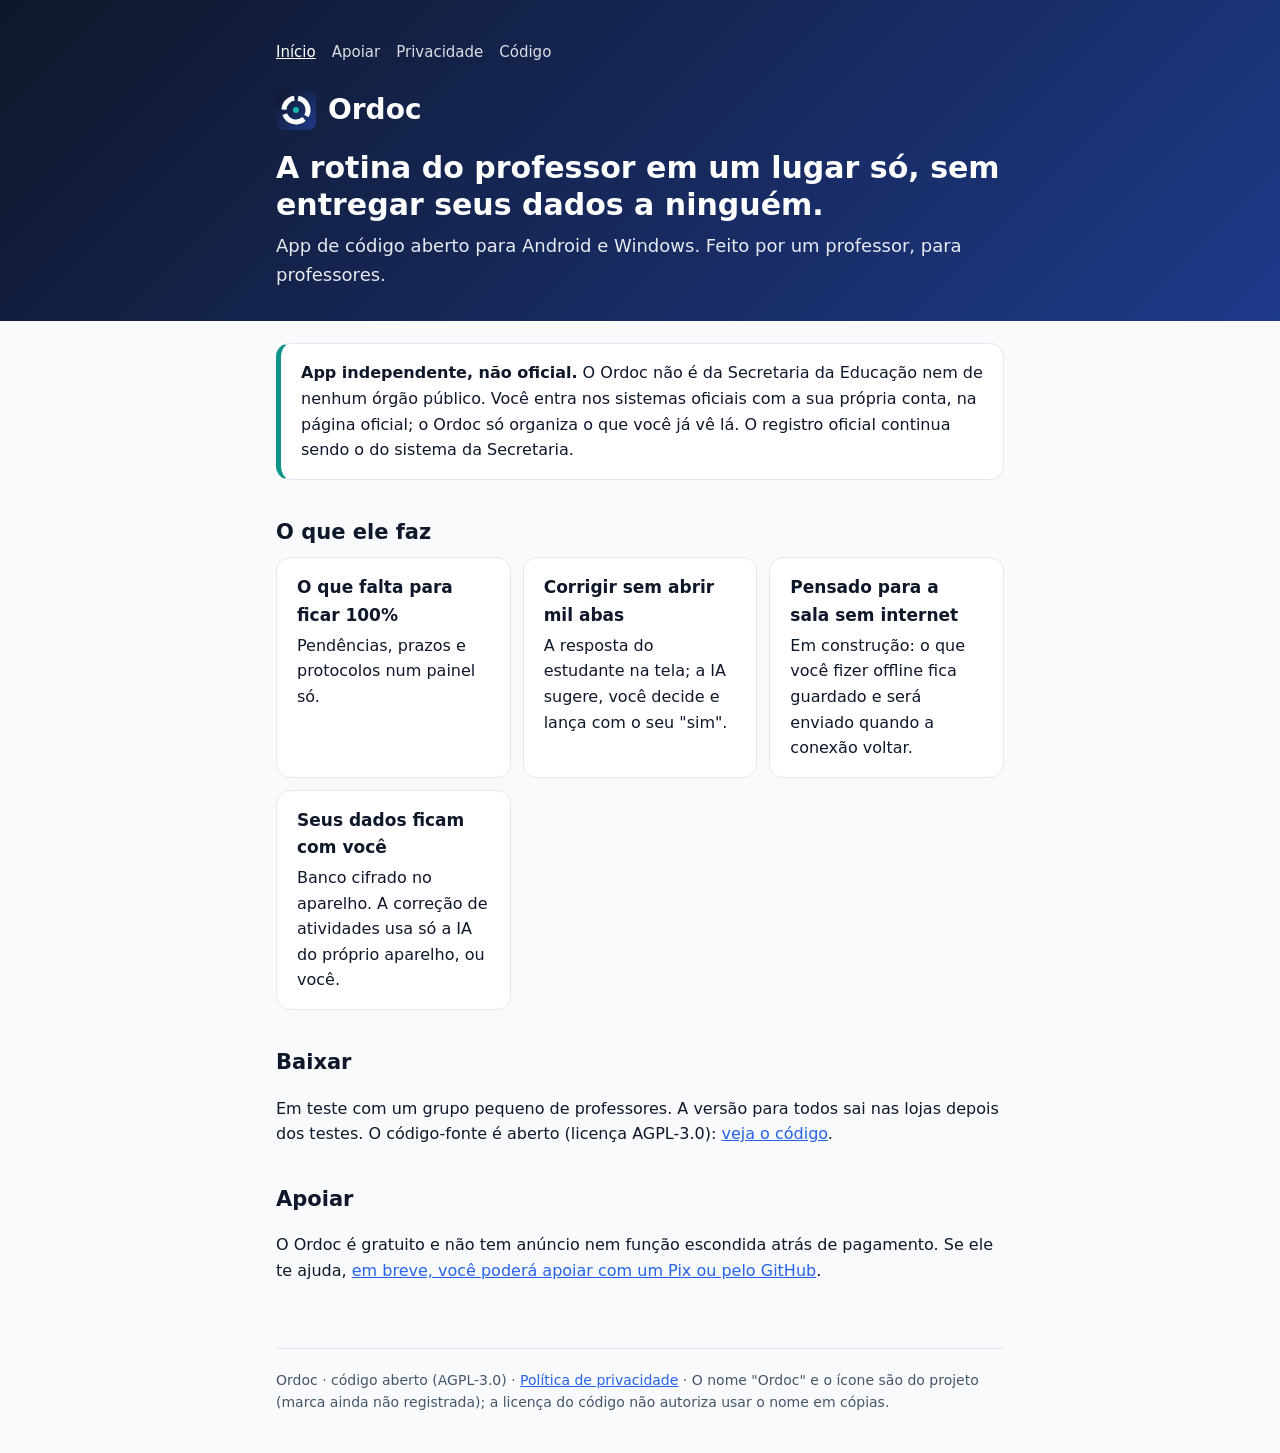
<file: docs/index.html>
<!doctype html>
<html lang="pt-BR">
<head>
  <meta charset="utf-8">
  <meta name="viewport" content="width=device-width, initial-scale=1">
  <title>Ordoc</title>
  <meta name="description" content="Ordoc: app de código aberto que organiza a rotina do professor, com os dados no próprio aparelho.">
  <link rel="stylesheet" href="estilo.css">
  <link rel="icon" href="icone.svg" type="image/svg+xml">
</head>
<body>
<header class="topo">
  <div class="miolo">
    <nav class="menu">
      <a href="index.html" aria-current="page">Início</a>
      <a href="apoiar.html">Apoiar</a>
      <a href="privacidade.html">Privacidade</a>
      <a href="https://github.com/RafaParise/ordoc-publico">Código</a>
    </nav>
    <div class="marca"><img src="icone.svg" alt="" width="40" height="40"> Ordoc</div>
    <h1>A rotina do professor em um lugar só, sem entregar seus dados a ninguém.</h1>
    <p class="sub">App de código aberto para Android e Windows. Feito por um professor, para professores.</p>
  </div>
</header>
<div class="miolo">
<main>
  <div class="cartao destaque">
    <strong>App independente, não oficial.</strong> O Ordoc não é da Secretaria da Educação nem de nenhum órgão
    público. Você entra nos sistemas oficiais com a sua própria conta, na página oficial; o Ordoc só organiza o que
    você já vê lá. O registro oficial continua sendo o do sistema da Secretaria.
  </div>

  <h2>O que ele faz</h2>
  <div class="grade">
    <div class="cartao"><h3>O que falta para ficar 100%</h3>Pendências, prazos e protocolos num painel só.</div>
    <div class="cartao"><h3>Corrigir sem abrir mil abas</h3>A resposta do estudante na tela; a IA sugere, você decide e lança com o seu "sim".</div>
    <div class="cartao"><h3>Pensado para a sala sem internet</h3>Em construção: o que você fizer offline fica guardado e será enviado quando a conexão voltar.</div>
    <div class="cartao"><h3>Seus dados ficam com você</h3>Banco cifrado no aparelho. A correção de atividades usa só a IA do próprio aparelho, ou você.</div>
  </div>

  <h2>Baixar</h2>
  <p>Em teste com um grupo pequeno de professores. A versão para todos sai nas lojas depois dos testes.
     O código-fonte é aberto (licença AGPL-3.0): <a href="https://github.com/RafaParise/ordoc-publico">veja o código</a>.</p>

  <h2>Apoiar</h2>
  <p>O Ordoc é gratuito e não tem anúncio nem função escondida atrás de pagamento. Se ele te ajuda,
     <a href="apoiar.html">em breve, você poderá apoiar com um Pix ou pelo GitHub</a>.</p>
</main>
<footer>
  Ordoc · código aberto (AGPL-3.0) · <a href="privacidade.html">Política de privacidade</a> ·
  O nome "Ordoc" e o ícone são do projeto (marca ainda não registrada); a licença do código não autoriza usar o nome em cópias.
</footer>
</div>
</body>
</html>
</file>
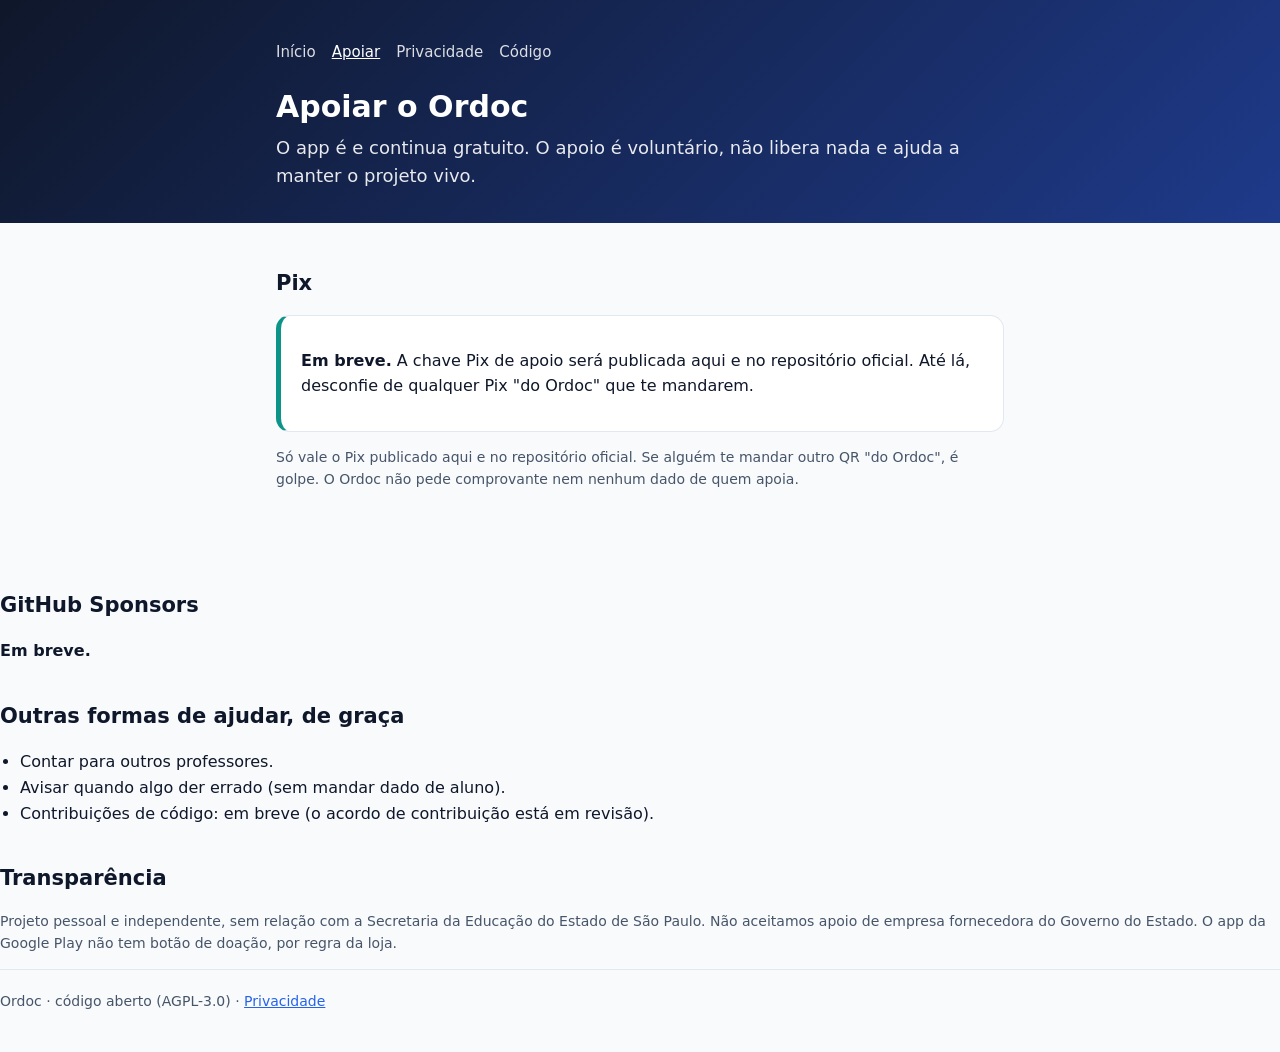
<file: docs/apoiar.html>
<!doctype html>
<html lang="pt-BR">
<head>
  <meta charset="utf-8">
  <meta name="viewport" content="width=device-width, initial-scale=1">
  <title>Ordoc · Apoiar</title>
  <meta name="description" content="Apoie o Ordoc com um Pix ou pelo GitHub Sponsors. Apoio voluntário, sem contrapartida.">
  <link rel="stylesheet" href="estilo.css">
  <link rel="icon" href="icone.svg" type="image/svg+xml">
</head>
<body>
<header class="topo">
  <div class="miolo">
    <nav class="menu">
      <a href="index.html">Início</a>
      <a href="apoiar.html" aria-current="page">Apoiar</a>
      <a href="privacidade.html">Privacidade</a>
      <a href="https://github.com/RafaParise/ordoc-publico">Código</a>
    </nav>
    <h1>Apoiar o Ordoc</h1>
    <p class="sub">O app é e continua gratuito. O apoio é voluntário, não libera nada e ajuda a manter o projeto vivo.</p>
  </div>
</header>
<div class="miolo">
<main>
  <h2>Pix</h2>
  <div class="cartao destaque">
    <p><strong>Em breve.</strong> A chave Pix de apoio será publicada aqui e no repositório oficial. Até lá,
       desconfie de qualquer Pix "do Ordoc" que te mandarem.</p>
  </div>
    <p class="aviso">Só vale o Pix publicado aqui e no repositório oficial. Se alguém te mandar outro QR "do Ordoc",
       é golpe. O Ordoc não pede comprovante nem nenhum dado de quem apoia.</p>
  </div>

  <h2>GitHub Sponsors</h2>
  <p><strong>Em breve.</strong></p>

  <h2>Outras formas de ajudar, de graça</h2>
  <ul class="limpa">
    <li>Contar para outros professores.</li>
    <li>Avisar quando algo der errado (sem mandar dado de aluno).</li>
    <li>Contribuições de código: em breve (o acordo de contribuição está em revisão).</li>
  </ul>

  <h2>Transparência</h2>
  <p class="aviso">Projeto pessoal e independente, sem relação com a Secretaria da Educação do Estado de São Paulo.
     Não aceitamos apoio de empresa fornecedora do Governo do Estado. O app da Google Play não tem botão de doação,
     por regra da loja.</p>
</main>
<footer>Ordoc · código aberto (AGPL-3.0) · <a href="privacidade.html">Privacidade</a></footer>
</div>
</body>
</html>
</file>
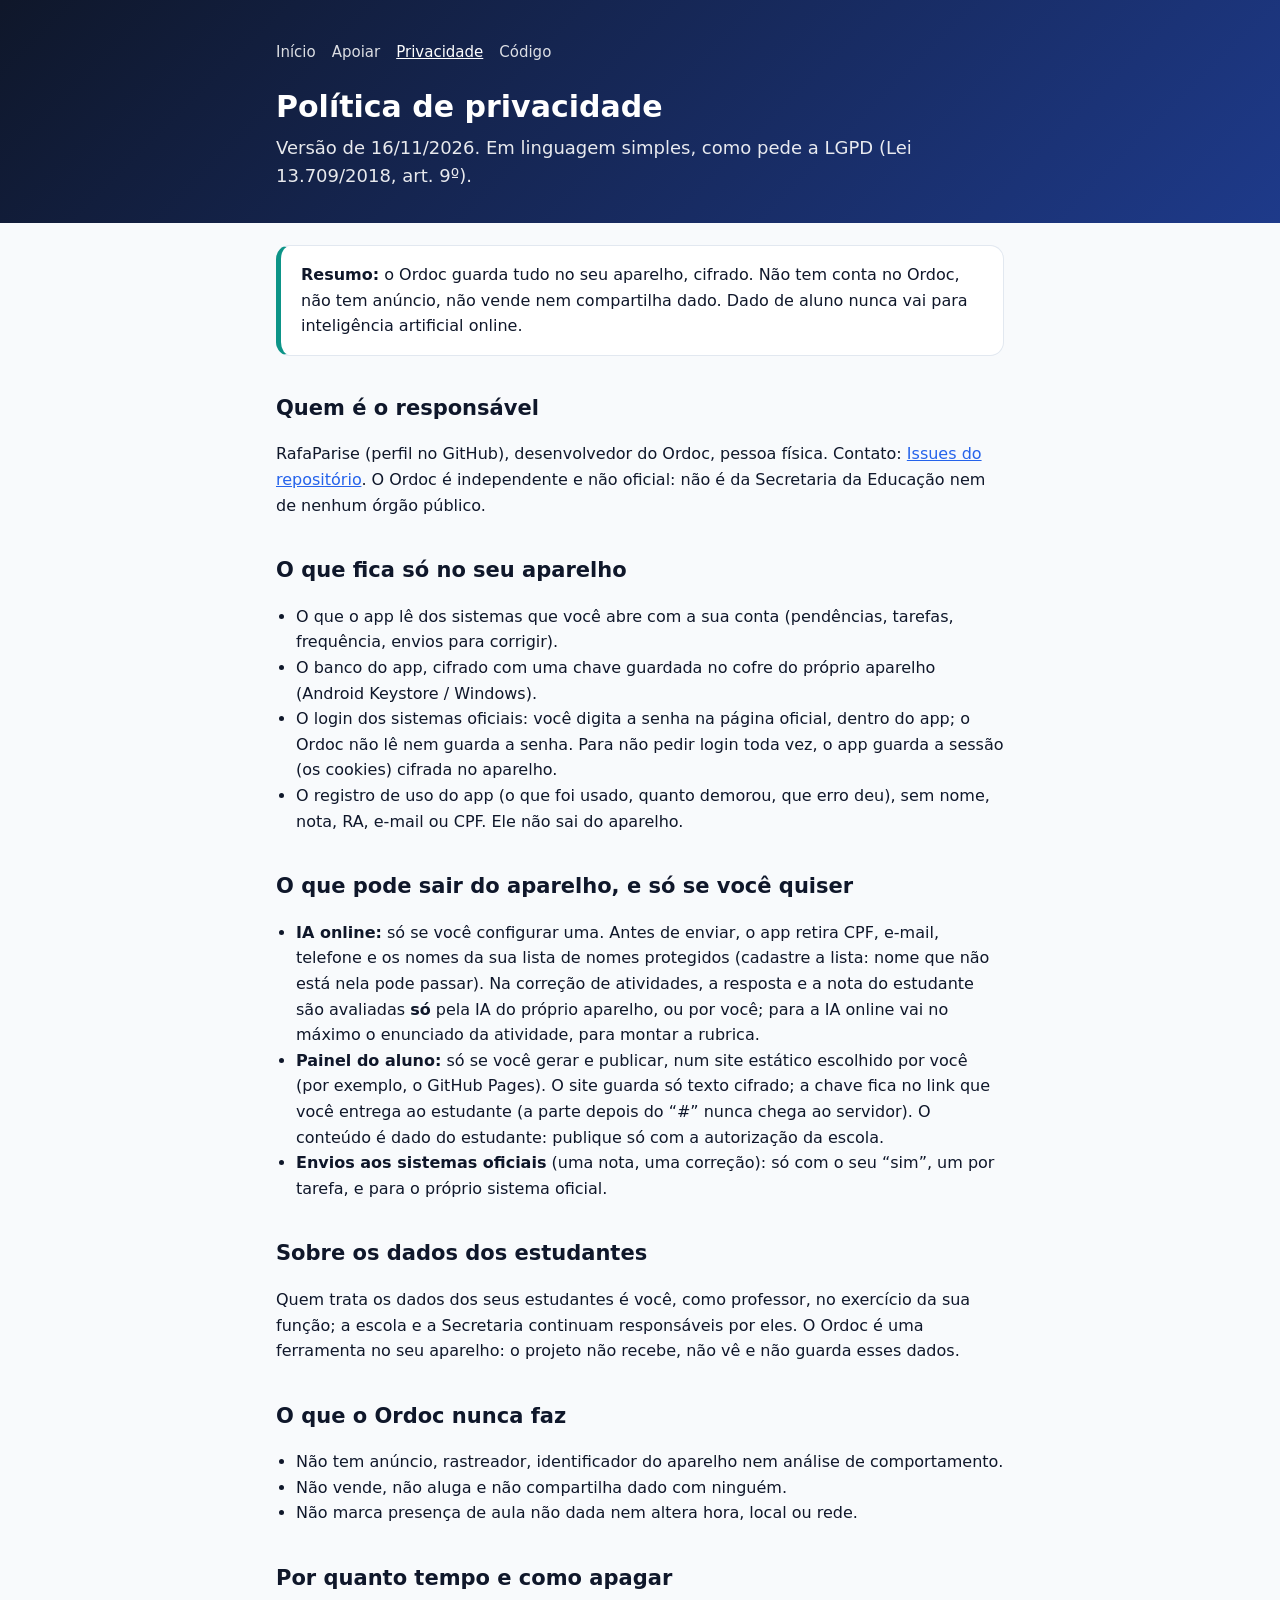
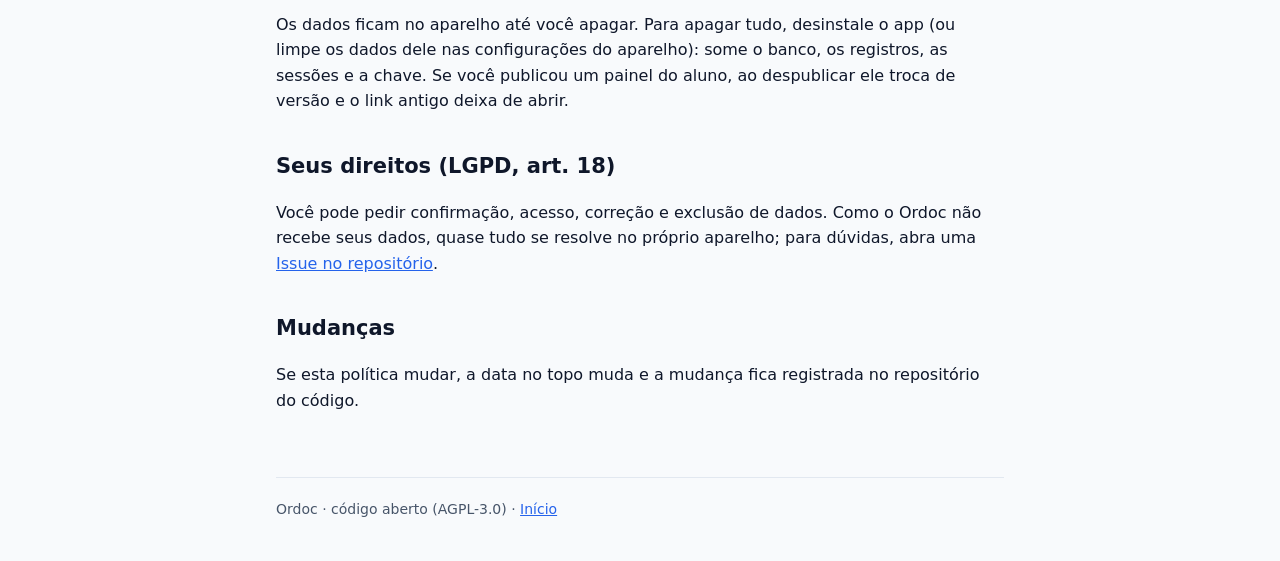
<file: docs/privacidade.html>
<!doctype html>
<html lang="pt-BR">
<head>
  <meta charset="utf-8">
  <meta name="viewport" content="width=device-width, initial-scale=1">
  <title>Ordoc · Privacidade</title>
  <meta name="description" content="Política de privacidade do Ordoc: o que fica no aparelho, o que sai e como apagar.">
  <link rel="stylesheet" href="estilo.css">
  <link rel="icon" href="icone.svg" type="image/svg+xml">
</head>
<body>
<header class="topo">
  <div class="miolo">
    <nav class="menu">
      <a href="index.html">Início</a>
      <a href="apoiar.html">Apoiar</a>
      <a href="privacidade.html" aria-current="page">Privacidade</a>
      <a href="https://github.com/RafaParise/ordoc-publico">Código</a>
    </nav>
    <h1>Política de privacidade</h1>
    <p class="sub">Versão de 16/11/2026. Em linguagem simples, como pede a LGPD (Lei 13.709/2018, art. 9º).</p>
  </div>
</header>
<div class="miolo">
<main>
  <div class="cartao destaque">
    <strong>Resumo:</strong> o Ordoc guarda tudo no seu aparelho, cifrado. Não tem conta no Ordoc, não tem anúncio,
    não vende nem compartilha dado. Dado de aluno nunca vai para inteligência artificial online.
  </div>

  <h2>Quem é o responsável</h2>
  <p>RafaParise (perfil no GitHub), desenvolvedor do Ordoc, pessoa física. Contato: <a href="https://github.com/RafaParise/ordoc-publico/issues">Issues do repositório</a>.
     O Ordoc é independente e não oficial: não é da Secretaria da Educação nem de nenhum órgão público.</p>

  <h2>O que fica só no seu aparelho</h2>
  <ul class="limpa">
    <li>O que o app lê dos sistemas que você abre com a sua conta (pendências, tarefas, frequência, envios para corrigir).</li>
    <li>O banco do app, cifrado com uma chave guardada no cofre do próprio aparelho (Android Keystore / Windows).</li>
    <li>O login dos sistemas oficiais: você digita a senha na página oficial, dentro do app; o Ordoc não lê nem guarda a
        senha. Para não pedir login toda vez, o app guarda a sessão (os cookies) cifrada no aparelho.</li>
    <li>O registro de uso do app (o que foi usado, quanto demorou, que erro deu), sem nome, nota, RA, e-mail ou CPF. Ele
        não sai do aparelho.</li>
  </ul>

  <h2>O que pode sair do aparelho, e só se você quiser</h2>
  <ul class="limpa">
    <li><strong>IA online:</strong> só se você configurar uma. Antes de enviar, o app retira CPF, e-mail, telefone e os
        nomes da sua lista de nomes protegidos (cadastre a lista: nome que não está nela pode passar). Na correção de
        atividades, a resposta e a nota do estudante são avaliadas <strong>só</strong> pela IA do próprio aparelho, ou
        por você; para a IA online vai no máximo o enunciado da atividade, para montar a rubrica.</li>
    <li><strong>Painel do aluno:</strong> só se você gerar e publicar, num site estático escolhido por você (por exemplo,
        o GitHub Pages). O site guarda só texto cifrado; a chave fica no link que você entrega ao estudante (a parte
        depois do “#” nunca chega ao servidor). O conteúdo é dado do estudante: publique só com a autorização da escola.</li>
    <li><strong>Envios aos sistemas oficiais</strong> (uma nota, uma correção): só com o seu “sim”, um por tarefa, e
        para o próprio sistema oficial.</li>
  </ul>

  <h2>Sobre os dados dos estudantes</h2>
  <p>Quem trata os dados dos seus estudantes é você, como professor, no exercício da sua função; a escola e a Secretaria
     continuam responsáveis por eles. O Ordoc é uma ferramenta no seu aparelho: o projeto não recebe, não vê e não
     guarda esses dados.</p>

  <h2>O que o Ordoc nunca faz</h2>
  <ul class="limpa">
    <li>Não tem anúncio, rastreador, identificador do aparelho nem análise de comportamento.</li>
    <li>Não vende, não aluga e não compartilha dado com ninguém.</li>
    <li>Não marca presença de aula não dada nem altera hora, local ou rede.</li>
  </ul>

  <h2>Por quanto tempo e como apagar</h2>
  <p>Os dados ficam no aparelho até você apagar. Para apagar tudo, desinstale o app (ou limpe os dados dele nas
     configurações do aparelho): some o banco, os registros, as sessões e a chave. Se você publicou um painel do aluno,
     ao despublicar ele troca de versão e o link antigo deixa de abrir.</p>

  <h2>Seus direitos (LGPD, art. 18)</h2>
  <p>Você pode pedir confirmação, acesso, correção e exclusão de dados. Como o Ordoc não recebe seus dados, quase
     tudo se resolve no próprio aparelho; para dúvidas, abra uma <a href="https://github.com/RafaParise/ordoc-publico/issues">Issue no repositório</a>.</p>

  <h2>Mudanças</h2>
  <p>Se esta política mudar, a data no topo muda e a mudança fica registrada no repositório do código.</p>
</main>
<footer>Ordoc · código aberto (AGPL-3.0) · <a href="index.html">Início</a></footer>
</div>
</body>
</html>
</file>
<file: docs/estilo.css>
/* Site do Ordoc (estático, GitHub Pages). Paleta oficial do regras do projeto, regra 60-30-10. */
:root {
  --primaria: #2563EB; --base: #0F172A; --destaque: #0D9488;
  --fundo: #F8FAFC; --card: #FFFFFF; --borda: #E2E8F0; --texto: #0F172A; --suave: #475569;
  --sucesso: #10B981; --alerta: #F59E0B;
  --mono: "JetBrains Mono", ui-monospace, monospace;
}
@media (prefers-color-scheme: dark) {
  :root { --fundo: #090D16; --card: #1E293B; --borda: #334155; --texto: #E2E8F0; --suave: #94A3B8; }
}
* { box-sizing: border-box; }
body {
  margin: 0; background: var(--fundo); color: var(--texto); line-height: 1.6;
  font-family: Inter, "Plus Jakarta Sans", system-ui, -apple-system, "Segoe UI", sans-serif;
}
a { color: var(--primaria); }
header.topo { background: linear-gradient(135deg, #0F172A, #1E3A8A); color: #fff; padding: 40px 16px 32px; }
header.topo a { color: #fff; }
.miolo { max-width: 760px; margin: 0 auto; padding: 0 16px; }
nav.menu { display: flex; flex-wrap: wrap; gap: 16px; font-size: 15px; margin-bottom: 24px; }
nav.menu a { text-decoration: none; opacity: .85; }
nav.menu a:hover, nav.menu a[aria-current] { opacity: 1; text-decoration: underline; }
.marca { display: flex; align-items: center; gap: 12px; font-size: 28px; font-weight: 700; }
.marca svg { flex: none; }
h1 { font-size: 30px; line-height: 1.25; margin: 16px 0 8px; }
h2 { font-size: 21px; margin: 36px 0 8px; }
.sub { font-size: 18px; opacity: .9; margin: 0; }
main { padding: 8px 0 48px; }
.cartao { background: var(--card); border: 1px solid var(--borda); border-radius: 14px; padding: 16px 20px; margin: 14px 0; }
.cartao.destaque { border-left: 5px solid var(--destaque); }
.grade { display: grid; grid-template-columns: repeat(auto-fit, minmax(220px, 1fr)); gap: 12px; }
.grade .cartao { margin: 0; }
.cartao h3 { margin: 0 0 4px; font-size: 17px; }
.aviso { font-size: 14px; color: var(--suave); }
.mono, code { font-family: var(--mono); font-size: 14px; }
.copia { display: flex; gap: 8px; flex-wrap: wrap; align-items: center; }
.copia code { background: var(--fundo); border: 1px solid var(--borda); border-radius: 8px; padding: 8px 10px; overflow-wrap: anywhere; flex: 1 1 260px; }
button { font: inherit; border: 0; border-radius: 10px; padding: 10px 16px; background: var(--primaria); color: #fff; cursor: pointer; font-weight: 600; }
.qr { width: 220px; max-width: 100%; height: auto; background: #fff; padding: 8px; border-radius: 12px; border: 1px solid var(--borda); }
footer { border-top: 1px solid var(--borda); padding: 20px 0 40px; font-size: 14px; color: var(--suave); }
ul.limpa { padding-left: 20px; }
</file>
